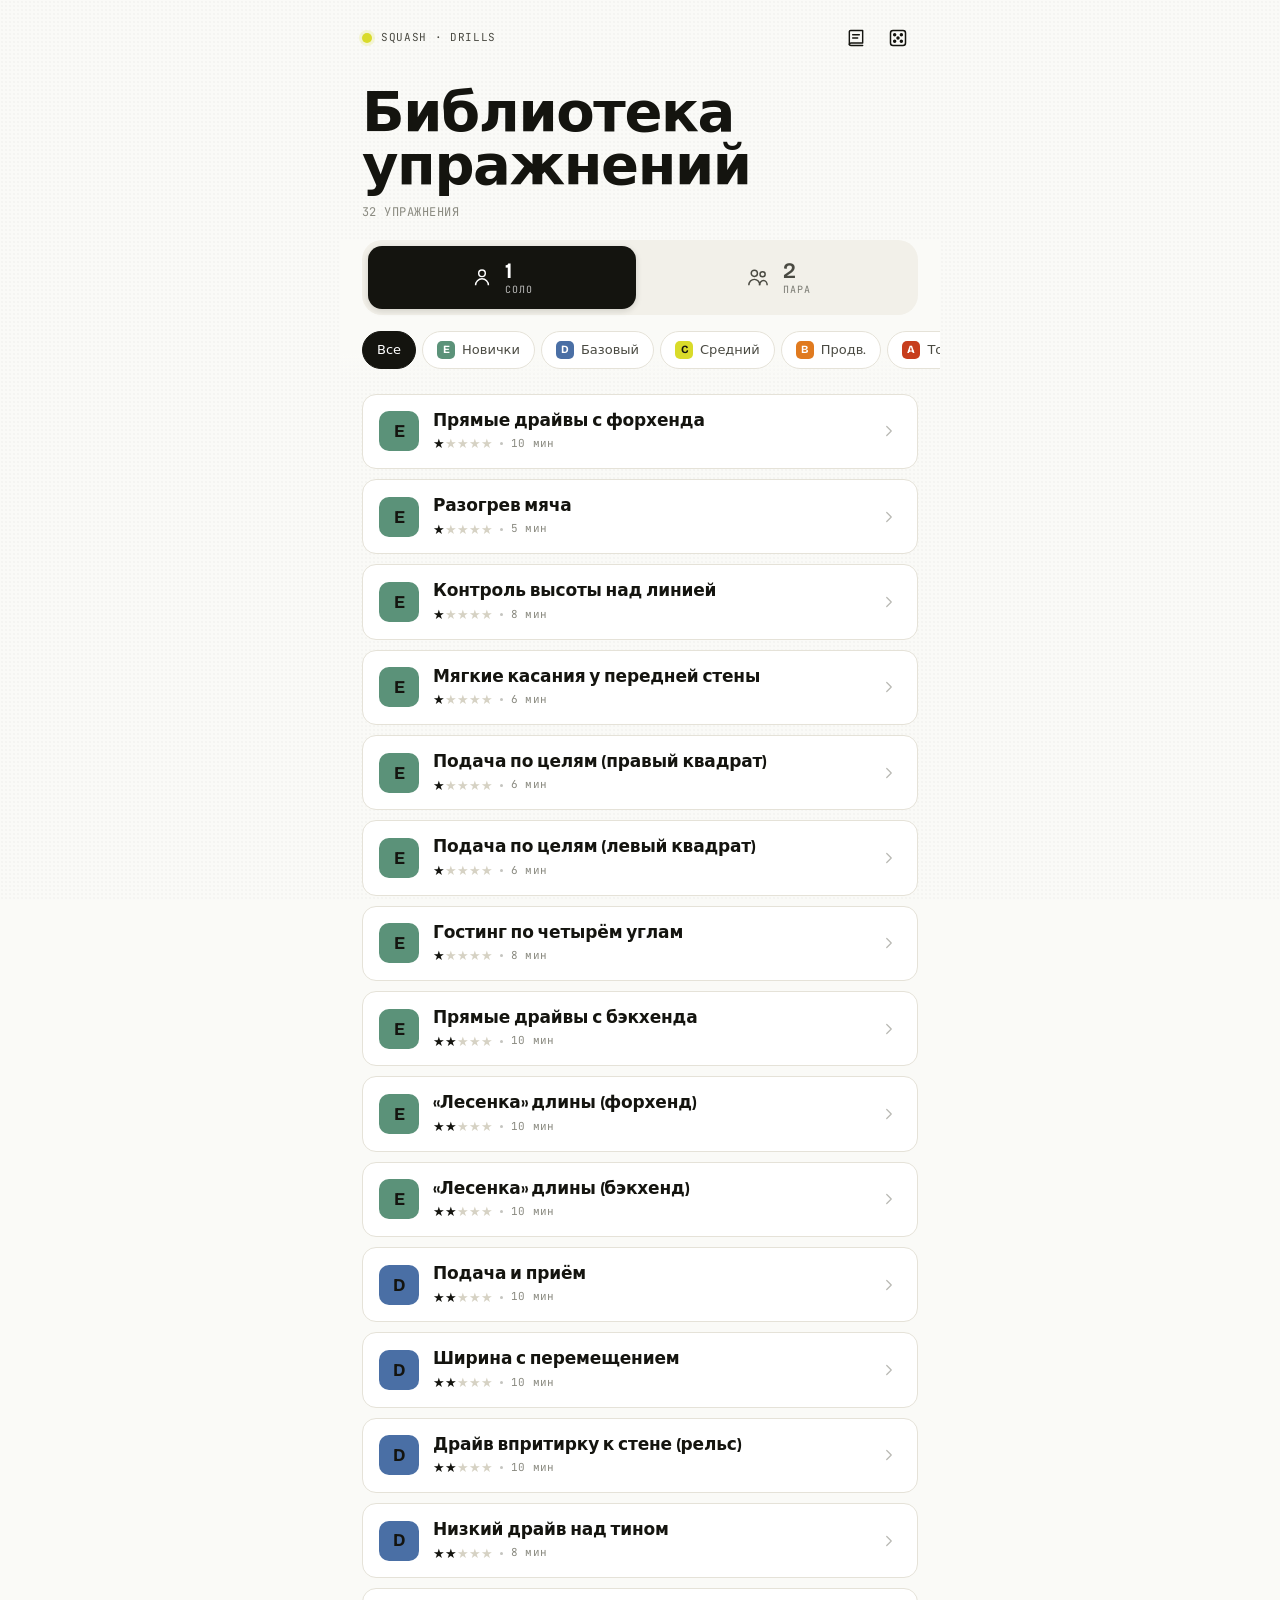
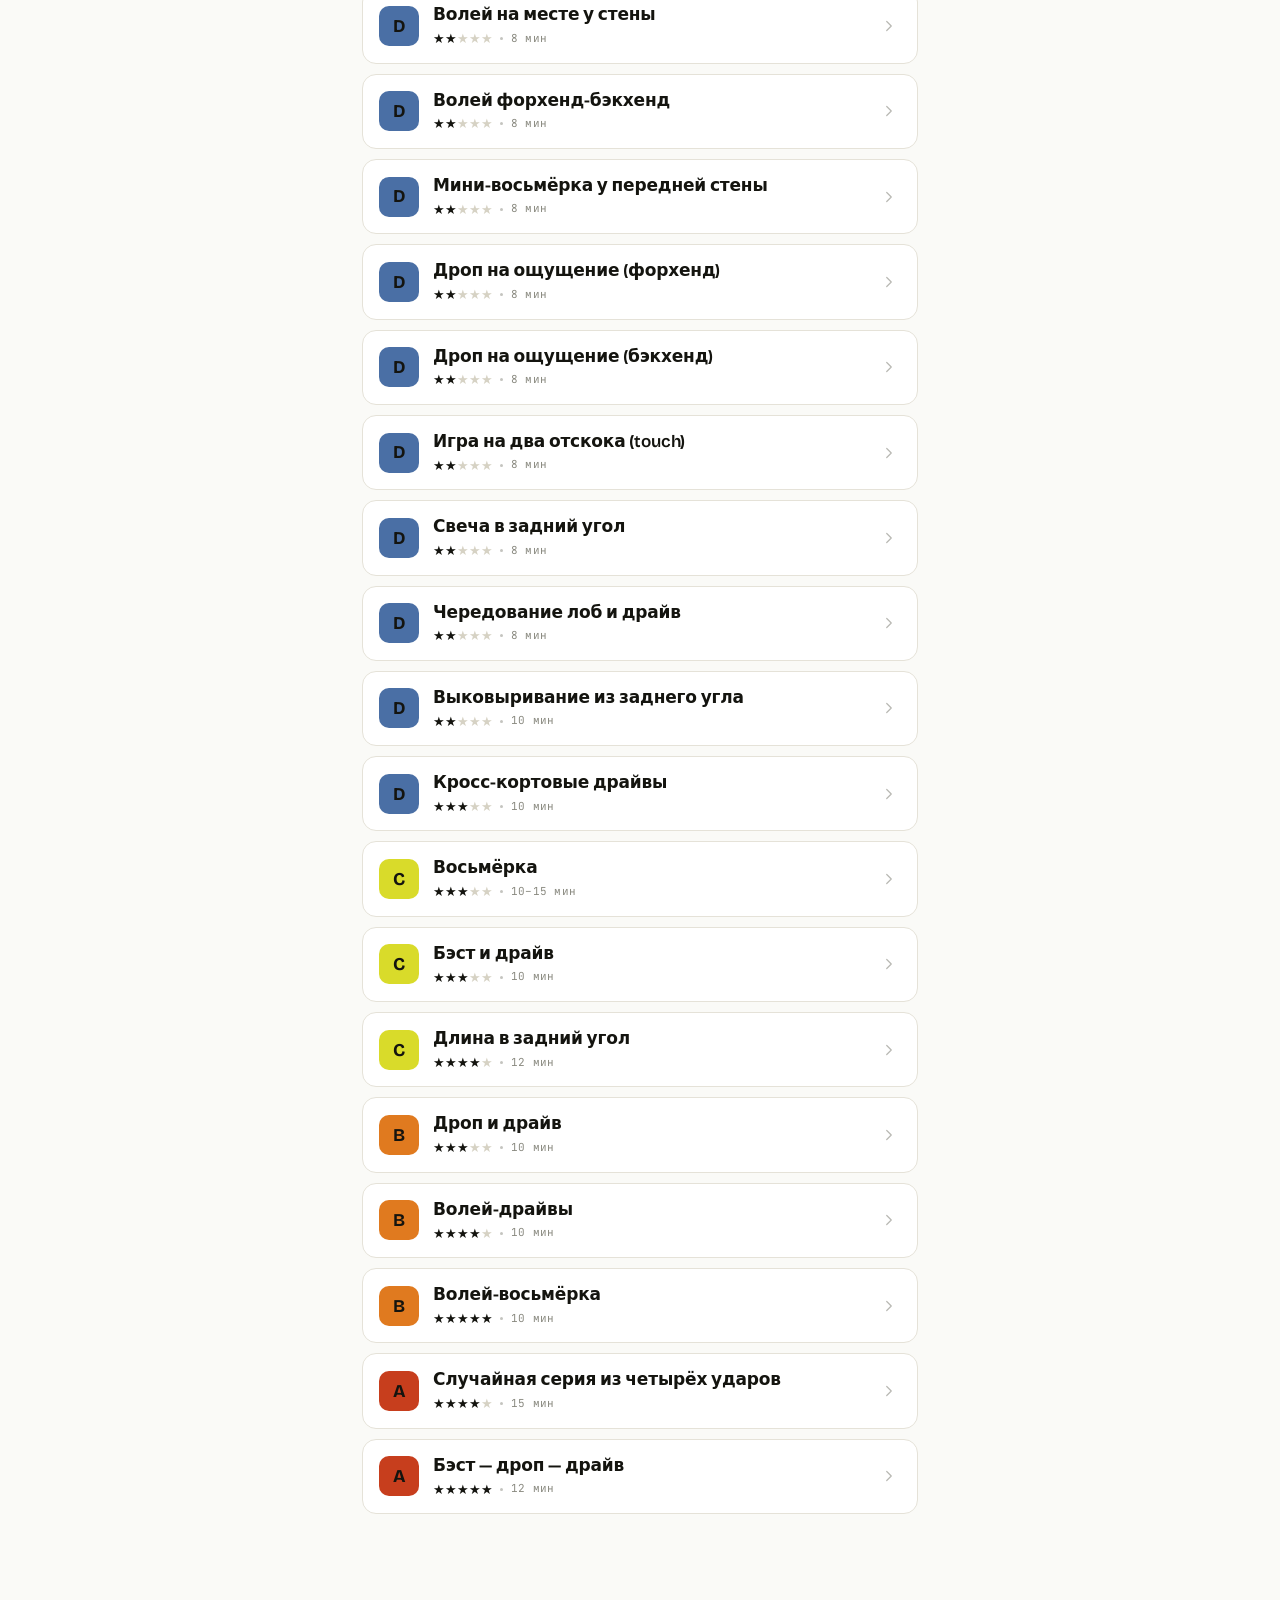
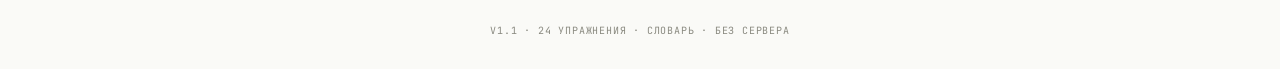
<file: index.html>
<!DOCTYPE html>
<html lang="ru">
<head>
  <meta charset="UTF-8" />
  <meta name="viewport" content="width=device-width, initial-scale=1, viewport-fit=cover, maximum-scale=5" />
  <meta name="theme-color" content="#FAFAF7" />
  <meta name="apple-mobile-web-app-capable" content="yes" />
  <meta name="apple-mobile-web-app-status-bar-style" content="default" />
  <meta name="apple-mobile-web-app-title" content="Squash Drills" />
  <meta name="description" content="Библиотека упражнений по сквошу для соло и парных тренировок." />
  <title>Squash Drills</title>

  <link rel="manifest" href="manifest.json" />
  <link rel="icon" type="image/svg+xml" href="icons/icon.svg" />
  <link rel="apple-touch-icon" href="icons/apple-touch-icon.png" />

  <link rel="preconnect" href="https://fonts.googleapis.com" />
  <link rel="preconnect" href="https://fonts.gstatic.com" crossorigin />
  <link href="https://fonts.googleapis.com/css2?family=Bricolage+Grotesque:opsz,wght@12..96,400;12..96,500;12..96,600;12..96,700&family=DM+Sans:opsz,wght@9..40,400;9..40,500;9..40,600&family=JetBrains+Mono:wght@400;500&display=swap" rel="stylesheet" />

  <link rel="stylesheet" href="app.css" />
</head>
<body>
  <div id="app">
    <!-- LIST VIEW -->
    <main id="view-list" class="view view-list" data-active="true">
      <header class="masthead">
        <div class="masthead-row">
          <div class="masthead-brand">
            <span class="masthead-dot" aria-hidden="true"></span>
            <span class="masthead-kicker">Squash · Drills</span>
          </div>
          <div class="masthead-actions">
            <button id="btn-glossary" class="icon-btn" aria-label="Словарь терминов" title="Словарь">
              <svg viewBox="0 0 24 24" width="20" height="20" fill="none" stroke="currentColor" stroke-width="1.7" stroke-linecap="round" stroke-linejoin="round">
                <path d="M4 4.5A1.5 1.5 0 0 1 5.5 3H20v15H6a2 2 0 0 0-2 2V4.5z"/>
                <path d="M4 19.5A2 2 0 0 0 6 21h14"/>
                <line x1="8" y1="8" x2="16" y2="8"/>
                <line x1="8" y1="12" x2="14" y2="12"/>
              </svg>
            </button>
            <button id="btn-random" class="icon-btn" aria-label="Случайное упражнение" title="Случайное">
              <svg viewBox="0 0 24 24" width="20" height="20" fill="none" stroke="currentColor" stroke-width="1.8">
                <rect x="3" y="3" width="18" height="18" rx="3"/>
                <circle cx="8" cy="8" r="1.2" fill="currentColor"/>
                <circle cx="16" cy="8" r="1.2" fill="currentColor"/>
                <circle cx="8" cy="16" r="1.2" fill="currentColor"/>
                <circle cx="16" cy="16" r="1.2" fill="currentColor"/>
                <circle cx="12" cy="12" r="1.2" fill="currentColor"/>
              </svg>
            </button>
          </div>
        </div>
        <h1 class="masthead-title">Библиотека<br/>упражнений</h1>
        <p class="masthead-sub" id="masthead-count">—</p>
      </header>

      <section class="filter-block">
        <div class="players-switch" role="tablist" aria-label="Количество игроков">
          <button class="players-btn" data-players="1" role="tab" aria-selected="true">
            <span class="players-icon" aria-hidden="true">
              <svg viewBox="0 0 24 24" width="22" height="22" fill="none" stroke="currentColor" stroke-width="1.6">
                <circle cx="12" cy="8" r="3.6"/>
                <path d="M5 21c0-3.9 3.1-7 7-7s7 3.1 7 7"/>
              </svg>
            </span>
            <span class="players-text">
              <span class="players-num">1</span>
              <span class="players-lbl">Соло</span>
            </span>
          </button>
          <button class="players-btn" data-players="2" role="tab" aria-selected="false">
            <span class="players-icon" aria-hidden="true">
              <svg viewBox="0 0 24 24" width="26" height="22" fill="none" stroke="currentColor" stroke-width="1.6">
                <circle cx="8" cy="8" r="3.4"/>
                <circle cx="17" cy="9" r="2.8"/>
                <path d="M2 21c0-3.5 2.7-6.4 6-6.4s6 2.9 6 6.4"/>
                <path d="M13.5 21c0-2.8 2.2-5.2 4.5-5.2s4 2.4 4 5.2"/>
              </svg>
            </span>
            <span class="players-text">
              <span class="players-num">2</span>
              <span class="players-lbl">Пара</span>
            </span>
          </button>
        </div>

        <div class="levels-row" role="tablist" aria-label="Уровень">
          <button class="level-chip is-active" data-level="all">Все</button>
          <button class="level-chip" data-level="E"><span class="lv lv-E">E</span>Новички</button>
          <button class="level-chip" data-level="D"><span class="lv lv-D">D</span>Базовый</button>
          <button class="level-chip" data-level="C"><span class="lv lv-C">C</span>Средний</button>
          <button class="level-chip" data-level="B"><span class="lv lv-B">B</span>Продв.</button>
          <button class="level-chip" data-level="A"><span class="lv lv-A">A</span>Топ</button>
        </div>
      </section>

      <section class="drills-list" id="drills-list"></section>

      <div class="empty" id="empty-state" hidden>
        <div class="empty-art" aria-hidden="true">
          <svg viewBox="0 0 80 80" width="60" height="60" fill="none" stroke="currentColor" stroke-width="1.2">
            <rect x="10" y="10" width="60" height="60" rx="2"/>
            <line x1="10" y1="36" x2="70" y2="36"/>
            <line x1="40" y1="36" x2="40" y2="70"/>
          </svg>
        </div>
        <p>Здесь пока пусто.<br/>Попробуй другой уровень.</p>
      </div>

      <footer class="foot">
        <p>v1.1 · 24 упражнения · словарь · без сервера</p>
      </footer>
    </main>

    <!-- DETAIL VIEW -->
    <main id="view-detail" class="view view-detail" hidden>
      <header class="detail-bar">
        <button id="btn-back" class="icon-btn" aria-label="Назад">
          <svg viewBox="0 0 24 24" width="22" height="22" fill="none" stroke="currentColor" stroke-width="1.8" stroke-linecap="round" stroke-linejoin="round">
            <path d="M15 6l-6 6 6 6"/>
          </svg>
        </button>
        <span class="detail-bar-title" id="detail-bar-title"></span>
        <button id="btn-fav" class="icon-btn icon-btn--fav" aria-label="В избранное" aria-pressed="false">
          <svg viewBox="0 0 24 24" width="22" height="22" fill="none" stroke="currentColor" stroke-width="1.8" stroke-linecap="round" stroke-linejoin="round">
            <path d="M12 21s-7-4.5-7-10a4 4 0 0 1 7-2.6A4 4 0 0 1 19 11c0 5.5-7 10-7 10z"/>
          </svg>
        </button>
      </header>

      <div class="detail-body" id="detail-body"></div>

      <div class="detail-fab">
        <button id="btn-timer" class="timer-btn">
          <svg viewBox="0 0 24 24" width="18" height="18" fill="none" stroke="currentColor" stroke-width="1.8" stroke-linecap="round" stroke-linejoin="round">
            <circle cx="12" cy="13" r="8"/>
            <path d="M12 9v4l2.5 2.5M9 2h6"/>
          </svg>
          <span id="timer-label">Запустить таймер</span>
        </button>
      </div>
    </main>

    <!-- GLOSSARY VIEW -->
    <main id="view-glossary" class="view view-glossary" hidden>
      <header class="detail-bar">
        <button id="btn-back-gloss" class="icon-btn" aria-label="Назад">
          <svg viewBox="0 0 24 24" width="22" height="22" fill="none" stroke="currentColor" stroke-width="1.8" stroke-linecap="round" stroke-linejoin="round">
            <path d="M15 6l-6 6 6 6"/>
          </svg>
        </button>
        <span class="detail-bar-title">Словарь</span>
        <span class="icon-btn" aria-hidden="true"></span>
      </header>

      <div class="gloss-body">
        <section class="gloss-hero">
          <div class="detail-kicker">
            <span class="masthead-dot" aria-hidden="true" style="width:7px;height:7px;box-shadow:none"></span>
            <span>Glossary</span>
            <span>·</span>
            <span id="gloss-count">—</span>
          </div>
          <h1 class="detail-title">Словарь<br/>терминов</h1>
          <p class="gloss-hero-desc">Базовая лексика сквоша: удары, зоны корта, правила и тактические понятия. Всё, что встречается в упражнениях.</p>
        </section>

        <nav class="gloss-nav" id="gloss-nav"></nav>

        <div class="gloss-categories" id="gloss-categories"></div>
      </div>
    </main>

    <!-- TERM DEFINITION SHEET -->
    <div id="term-sheet" class="term-sheet" hidden>
      <div class="term-sheet-scrim" data-close></div>
      <div class="term-sheet-panel" role="dialog" aria-modal="true" aria-labelledby="term-sheet-ru">
        <span class="term-sheet-grip" aria-hidden="true"></span>
        <button class="term-sheet-close icon-btn" data-close aria-label="Закрыть">
          <svg viewBox="0 0 24 24" width="22" height="22" fill="none" stroke="currentColor" stroke-width="1.8" stroke-linecap="round" stroke-linejoin="round">
            <path d="M6 6l12 12M18 6L6 18"/>
          </svg>
        </button>
        <div class="term-sheet-head">
          <span class="term-sheet-ru" id="term-sheet-ru"></span>
          <span class="term-sheet-en" id="term-sheet-en"></span>
        </div>
        <p class="term-sheet-def" id="term-sheet-def"></p>
        <a class="term-sheet-video" id="term-sheet-video" target="_blank" rel="noopener" hidden>▶ Видео: как бьётся удар</a>
        <a class="term-sheet-link" id="term-sheet-all" href="#/glossary">Все термины →</a>
      </div>
    </div>
  </div>

  <script src="court.js"></script>
  <script src="court-geometry.js"></script>
  <script src="court-render-svg.js"></script>
  <script src="court-dsl.js"></script>
  <script src="court-player.js"></script>
  <script src="drills.js"></script>
  <script src="glossary.js"></script>
  <script src="term-link.js"></script>
  <script src="app.js"></script>
</body>
</html>
</file>
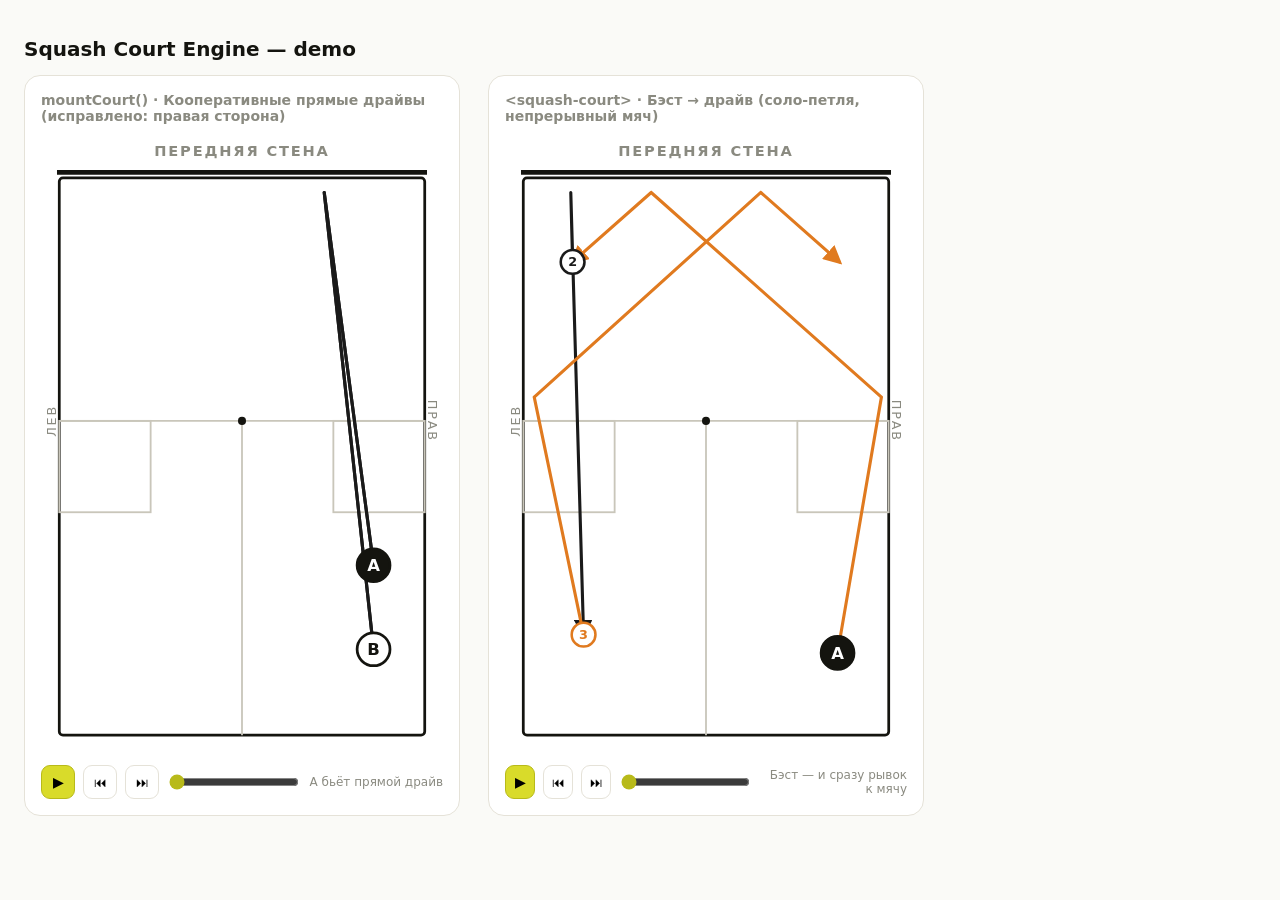
<file: demo-court.html>
<!DOCTYPE html>
<html lang="ru">
<head>
  <meta charset="UTF-8" />
  <meta name="viewport" content="width=device-width, initial-scale=1" />
  <title>Squash Court Engine — demo</title>
  <style>
    :root {
      --bg: #FAFAF7; --surface: #FFF; --ink: #14140F; --ink-3: #8A8A80;
      --line: #E5E2D8; --accent: #D9DB2A; --accent-deep: #B8BA1A;
      /* court theming consumed by the renderer */
      --court-ink: #14140F; --court-floor: #FFF; --court-line: #C9C6BA;
      --court-zone: #D9DB2A; --court-zone-edge: #B8BA1A; --court-ball: #D9DB2A;
      --shot-drive:#1A1A1A; --shot-cross:#4A6FA5; --shot-boast:#E07A1F;
      --shot-drop:#5B9279; --shot-lob:#9B6BD9; --shot-volley:#1A1A1A; --shot-serve:#1A1A1A;
    }
    body { margin: 0; background: var(--bg); color: var(--ink);
      font-family: system-ui, -apple-system, sans-serif; padding: 24px; }
    h1 { font-size: 20px; }
    .grid { display: grid; grid-template-columns: repeat(auto-fit, minmax(300px, 1fr)); gap: 28px; max-width: 900px; }
    .card { background: var(--surface); border: 1px solid var(--line); border-radius: 16px; padding: 16px; }
    .card h2 { font-size: 14px; margin: 0 0 10px; color: var(--ink-3); font-weight: 600; }

    /* engine styles */
    .court-svg { width: 100%; height: auto; display: block; }
    .court-label-fw, .court-label-bw { font-size: 8px; fill: var(--ink-3); letter-spacing: 1px; font-weight: 600; }
    .court-label-side { font-size: 7px; fill: var(--ink-3); letter-spacing: 1px; }
    .court-zone-label { font-size: 8px; fill: var(--accent-deep); font-weight: 600; }
    .court-step-label { font-size: 7px; font-weight: 700; }
    .court-player-label { font-size: 9px; font-weight: 700; }
    .court-ball { filter: drop-shadow(0 1px 1px rgba(0,0,0,.3)); }

    .court-stage { background: var(--surface); border-radius: 10px; }
    .court-controls { display: flex; align-items: center; gap: 8px; margin-top: 12px; }
    .court-btn { width: 34px; height: 34px; border-radius: 9px; border: 1px solid var(--line);
      background: var(--surface); cursor: pointer; font-size: 13px; line-height: 1; }
    .court-btn:active { transform: scale(.94); }
    .court-play { background: var(--accent); border-color: var(--accent-deep); font-weight: 700; }
    .court-scrub { flex: 1; accent-color: var(--accent-deep); }
    .court-steplabel { font-size: 12px; color: var(--ink-3); min-width: 90px; text-align: right; }
  </style>
</head>
<body>
  <h1>Squash Court Engine — demo</h1>
  <div class="grid">
    <div class="card">
      <h2>mountCourt() · Кооперативные прямые драйвы (исправлено: правая сторона)</h2>
      <div id="m1"></div>
    </div>
    <div class="card">
      <h2>&lt;squash-court&gt; · Бэст → драйв (соло-петля, непрерывный мяч)</h2>
      <squash-court controls dsl="court full
player A at [172,260]
step &quot;Бэст — и сразу рывок к мячу&quot;
  A boast [172,260] -> [196,120] -> [70,8] -> [27,46]
  A move [172,260] -> [27,46]
step &quot;Драйв в длину — и рывок назад&quot;
  A drive [27,46] -> [26,8] -> [33,250]
  A move [27,46] -> [33,250]
step &quot;Снова бэст — и рывок вперёд&quot;
  A boast [33,250] -> [6,120] -> [130,8] -> [173,46]
  A move [33,250] -> [173,46]"></squash-court>
    </div>
  </div>

  <script src="court-geometry.js?v=12"></script>
  <script src="court-render-svg.js?v=12"></script>
  <script src="court-dsl.js?v=12"></script>
  <script src="court-player.js?v=12"></script>
  <script>
    const dsl1 = `court full
player A at [172,212]
player B at [172,258]
step "A бьёт прямой драйв"
  A drive [172,212] -> FW_R -> [172,258]
step "B принимает и отвечает тем же"
  B drive [172,258] -> FW_R -> [172,212]`;
    SquashCourtPlayer.mountCourt(document.getElementById('m1'), dsl1, { controls: true });
  </script>
</body>
</html>
</file>
<file: app.css>
/* =========================================================
   Squash Drills — light theme, mobile-first
   ========================================================= */

:root {
  /* palette */
  --bg: #FAFAF7;
  --bg-2: #F2F0E9;
  --surface: #FFFFFF;
  --ink: #14140F;
  --ink-2: #4A4A42;
  --ink-3: #8A8A80;
  --line: #E5E2D8;
  --line-2: #D6D2C4;

  --accent: #D9DB2A;
  --accent-deep: #B8BA1A;
  --accent-ink: #14140F;

  --lv-A: #C73E1D;
  --lv-B: #E07A1F;
  --lv-C: #D9DB2A;
  --lv-D: #4A6FA5;
  --lv-E: #5B9279;

  --r-sm: 8px;
  --r-md: 14px;
  --r-lg: 20px;
  --r-xl: 28px;

  --shadow-1: 0 1px 0 rgba(20,20,15,0.04), 0 2px 8px rgba(20,20,15,0.04);
  --shadow-2: 0 8px 24px rgba(20,20,15,0.10);

  --font-display: 'Bricolage Grotesque', ui-sans-serif, system-ui, sans-serif;
  --font-body: 'DM Sans', ui-sans-serif, system-ui, sans-serif;
  --font-mono: 'JetBrains Mono', ui-monospace, monospace;

  /* safe areas */
  --safe-t: env(safe-area-inset-top, 0px);
  --safe-b: env(safe-area-inset-bottom, 0px);

  --header-h: 56px;
}

* { box-sizing: border-box; }

html, body {
  margin: 0;
  padding: 0;
  background: var(--bg);
  color: var(--ink);
  font-family: var(--font-body);
  font-size: 16px;
  line-height: 1.45;
  -webkit-font-smoothing: antialiased;
  -moz-osx-font-smoothing: grayscale;
  text-rendering: optimizeLegibility;
  overscroll-behavior-y: contain;
}

body {
  /* subtle paper grain */
  background-image:
    radial-gradient(rgba(20,20,15,0.025) 1px, transparent 1px);
  background-size: 4px 4px;
  background-attachment: fixed;
}

button {
  font: inherit;
  color: inherit;
  background: none;
  border: none;
  cursor: pointer;
  -webkit-tap-highlight-color: transparent;
}

a { color: inherit; }

#app {
  max-width: 600px;
  margin: 0 auto;
  min-height: 100vh;
  min-height: 100dvh;
}

.view { display: block; }
.view[hidden] { display: none; }

/* =========================================================
   Masthead (header on list view)
   ========================================================= */

.masthead {
  padding: calc(var(--safe-t) + 18px) 22px 18px;
  position: relative;
}

.masthead-row {
  display: flex;
  align-items: center;
  justify-content: space-between;
  margin-bottom: 28px;
}

.masthead-actions {
  display: inline-flex;
  align-items: center;
  gap: 2px;
}

.masthead-brand {
  display: inline-flex;
  align-items: center;
  gap: 9px;
  font-family: var(--font-mono);
  font-size: 11px;
  letter-spacing: 0.06em;
  text-transform: uppercase;
  color: var(--ink-2);
}

.masthead-dot {
  width: 10px;
  height: 10px;
  border-radius: 50%;
  background: var(--accent);
  box-shadow: 0 0 0 3px rgba(217,219,42,0.18);
  display: inline-block;
}

.masthead-title {
  font-family: var(--font-display);
  font-weight: 600;
  font-size: clamp(40px, 11vw, 56px);
  line-height: 0.95;
  letter-spacing: -0.025em;
  margin: 0 0 12px;
  font-variation-settings: 'wdth' 95;
}

.masthead-sub {
  margin: 0;
  font-family: var(--font-mono);
  font-size: 12px;
  letter-spacing: 0.04em;
  color: var(--ink-3);
  text-transform: uppercase;
}

/* Icon button reused everywhere */
.icon-btn {
  width: 40px;
  height: 40px;
  border-radius: 12px;
  display: inline-flex;
  align-items: center;
  justify-content: center;
  background: transparent;
  color: var(--ink);
  transition: background 0.15s, transform 0.1s;
}
.icon-btn:active { transform: scale(0.92); background: var(--bg-2); }
.icon-btn:hover { background: var(--bg-2); }

/* =========================================================
   Filter block
   ========================================================= */

.filter-block {
  padding: 0 22px 8px;
  position: sticky;
  top: 0;
  background: linear-gradient(to bottom, var(--bg) 80%, rgba(250,250,247,0));
  z-index: 10;
}

.players-switch {
  display: grid;
  grid-template-columns: 1fr 1fr;
  gap: 8px;
  background: var(--bg-2);
  border-radius: var(--r-lg);
  padding: 6px;
  margin-bottom: 16px;
}

.players-btn {
  display: flex;
  align-items: center;
  justify-content: center;
  gap: 12px;
  padding: 14px 10px;
  border-radius: 14px;
  background: transparent;
  color: var(--ink-2);
  transition: background 0.2s, color 0.2s, transform 0.15s;
  min-height: 56px;
}

.players-btn[aria-selected="true"] {
  background: var(--ink);
  color: #fff;
  box-shadow: 0 2px 6px rgba(20,20,15,0.15);
}

.players-btn:active { transform: scale(0.98); }

.players-icon svg { display: block; }

.players-text {
  display: flex;
  flex-direction: column;
  align-items: flex-start;
  line-height: 1;
}

.players-num {
  font-family: var(--font-display);
  font-size: 22px;
  font-weight: 600;
  margin-bottom: 3px;
  letter-spacing: -0.02em;
}

.players-lbl {
  font-family: var(--font-mono);
  font-size: 10px;
  letter-spacing: 0.08em;
  text-transform: uppercase;
  opacity: 0.7;
}

/* level chips */
.levels-row {
  display: flex;
  gap: 6px;
  overflow-x: auto;
  scrollbar-width: none;
  margin: 0 -22px;
  padding: 0 22px 4px;
  scroll-padding: 22px;
}
.levels-row::-webkit-scrollbar { display: none; }

.level-chip {
  flex: 0 0 auto;
  display: inline-flex;
  align-items: center;
  gap: 7px;
  padding: 9px 14px;
  background: var(--surface);
  border: 1px solid var(--line);
  border-radius: 100px;
  font-size: 13px;
  font-weight: 500;
  color: var(--ink-2);
  white-space: nowrap;
  transition: background 0.15s, border-color 0.15s, color 0.15s, transform 0.1s;
}
.level-chip:active { transform: scale(0.96); }
.level-chip.is-active {
  background: var(--ink);
  color: #fff;
  border-color: var(--ink);
}

.lv {
  display: inline-flex;
  align-items: center;
  justify-content: center;
  width: 18px;
  height: 18px;
  border-radius: 5px;
  font-family: var(--font-display);
  font-weight: 700;
  font-size: 11px;
  color: var(--ink);
  letter-spacing: 0;
}
.lv-A { background: var(--lv-A); color: #fff; }
.lv-B { background: var(--lv-B); color: #fff; }
.lv-C { background: var(--lv-C); color: var(--ink); }
.lv-D { background: var(--lv-D); color: #fff; }
.lv-E { background: var(--lv-E); color: #fff; }

/* =========================================================
   Drills list
   ========================================================= */

.drills-list {
  padding: 12px 22px calc(var(--safe-b) + 80px);
  display: flex;
  flex-direction: column;
  gap: 10px;
}

.drill-card {
  background: var(--surface);
  border: 1px solid var(--line);
  border-radius: var(--r-md);
  padding: 16px;
  display: grid;
  grid-template-columns: auto 1fr auto;
  align-items: center;
  gap: 14px;
  transition: transform 0.12s, border-color 0.15s, box-shadow 0.15s;
  cursor: pointer;
  position: relative;
}

.drill-card:active {
  transform: scale(0.985);
  border-color: var(--line-2);
}

.drill-card-level {
  width: 40px;
  height: 40px;
  border-radius: 10px;
  display: flex;
  align-items: center;
  justify-content: center;
  font-family: var(--font-display);
  font-weight: 700;
  font-size: 18px;
  color: var(--ink);
}

.drill-card-body {
  min-width: 0;
}

.drill-card-name {
  font-family: var(--font-display);
  font-size: 17px;
  font-weight: 600;
  letter-spacing: -0.01em;
  line-height: 1.2;
  margin: 0 0 5px;
  color: var(--ink);
  display: -webkit-box;
  -webkit-line-clamp: 2;
  -webkit-box-orient: vertical;
  overflow: hidden;
}

.drill-card-meta {
  display: flex;
  align-items: center;
  gap: 8px;
  font-family: var(--font-mono);
  font-size: 11px;
  color: var(--ink-3);
  letter-spacing: 0.02em;
}

.drill-card-meta .sep {
  width: 3px;
  height: 3px;
  border-radius: 50%;
  background: var(--ink-3);
  opacity: 0.5;
  display: inline-block;
}

.stars {
  display: inline-flex;
  gap: 1px;
  color: var(--ink);
  letter-spacing: -1px;
  font-size: 13px;
  line-height: 1;
}
.stars .star-on { color: var(--ink); }
.stars .star-off { color: var(--line-2); }

.drill-card-chevron {
  width: 24px;
  height: 24px;
  color: var(--ink-3);
  opacity: 0.6;
  display: flex;
  align-items: center;
  justify-content: center;
}

/* =========================================================
   Empty state & footer
   ========================================================= */

.empty {
  padding: 40px 22px;
  text-align: center;
  color: var(--ink-3);
}
.empty-art { margin: 0 auto 12px; opacity: 0.5; }
.empty p { font-size: 14px; line-height: 1.5; }

.foot {
  padding: 30px 22px calc(var(--safe-b) + 30px);
  text-align: center;
  color: var(--ink-3);
}
.foot p {
  margin: 0;
  font-family: var(--font-mono);
  font-size: 10px;
  letter-spacing: 0.08em;
  text-transform: uppercase;
}

/* =========================================================
   Detail view
   ========================================================= */

.view-detail {
  background: var(--bg);
  min-height: 100vh;
  min-height: 100dvh;
}

.detail-bar {
  position: sticky;
  top: 0;
  z-index: 20;
  display: grid;
  grid-template-columns: 40px 1fr 40px;
  align-items: center;
  gap: 8px;
  padding: calc(var(--safe-t) + 10px) 14px 10px;
  background: rgba(250,250,247,0.85);
  -webkit-backdrop-filter: blur(14px);
  backdrop-filter: blur(14px);
  border-bottom: 1px solid var(--line);
}

.detail-bar-title {
  font-family: var(--font-display);
  font-weight: 600;
  font-size: 14px;
  text-align: center;
  letter-spacing: -0.01em;
  white-space: nowrap;
  overflow: hidden;
  text-overflow: ellipsis;
  color: var(--ink);
  padding: 0 4px;
}

.icon-btn--fav.is-on svg {
  fill: var(--accent);
  stroke: var(--accent-deep);
}

.detail-body {
  padding: 0 22px calc(var(--safe-b) + 120px);
}

.detail-header {
  padding: 26px 0 22px;
  border-bottom: 1px solid var(--line);
}

.detail-kicker {
  display: flex;
  align-items: center;
  gap: 8px;
  font-family: var(--font-mono);
  font-size: 11px;
  letter-spacing: 0.06em;
  text-transform: uppercase;
  color: var(--ink-3);
  margin-bottom: 12px;
}

.detail-title {
  font-family: var(--font-display);
  font-weight: 600;
  font-size: clamp(28px, 8vw, 36px);
  letter-spacing: -0.025em;
  line-height: 1.05;
  margin: 0 0 16px;
  font-variation-settings: 'wdth' 95;
}

.detail-meta {
  display: flex;
  flex-wrap: wrap;
  gap: 8px;
  align-items: center;
}

.meta-pill {
  display: inline-flex;
  align-items: center;
  gap: 6px;
  padding: 6px 10px;
  background: var(--surface);
  border: 1px solid var(--line);
  border-radius: 100px;
  font-size: 12px;
  font-family: var(--font-mono);
  letter-spacing: 0.02em;
  color: var(--ink-2);
}
.meta-pill .lv {
  width: 16px;
  height: 16px;
  font-size: 10px;
  border-radius: 4px;
}

/* Diagram */
.diagram-section {
  padding: 24px 0;
}

.diagram-wrap {
  background: var(--bg-2);
  border-radius: var(--r-lg);
  padding: 20px 20px 14px;
  position: relative;
  overflow: hidden;
}

.diagram-wrap::before {
  content: '';
  position: absolute;
  top: 0; left: 0; right: 0; bottom: 0;
  background-image:
    linear-gradient(rgba(20,20,15,0.025) 1px, transparent 1px),
    linear-gradient(90deg, rgba(20,20,15,0.025) 1px, transparent 1px);
  background-size: 8px 8px;
  pointer-events: none;
}

.court-svg {
  display: block;
  width: 100%;
  height: auto;
  max-width: 340px;
  margin: 0 auto;
  position: relative;
  z-index: 1;
}

.court-label-fw,
.court-label-bw {
  font-family: 'JetBrains Mono', monospace;
  font-size: 7px;
  letter-spacing: 0.18em;
  fill: var(--ink-3);
}

.court-zone-label {
  font-family: 'JetBrains Mono', monospace;
  font-size: 6px;
  letter-spacing: 0.05em;
  fill: var(--ink-2);
  font-weight: 500;
}

.court-step-label {
  font-family: 'Bricolage Grotesque', sans-serif;
  font-size: 8px;
  font-weight: 700;
}

.court-player-label {
  font-family: 'Bricolage Grotesque', sans-serif;
  font-size: 9px;
  font-weight: 700;
}

.court-legend {
  display: flex;
  flex-wrap: wrap;
  justify-content: center;
  gap: 14px;
  margin-top: 12px;
  position: relative;
  z-index: 1;
}

.court-legend-item {
  display: inline-flex;
  align-items: center;
  gap: 6px;
  font-family: var(--font-mono);
  font-size: 10px;
  letter-spacing: 0.04em;
  text-transform: uppercase;
  color: var(--ink-2);
}

/* Sections */
.section {
  padding: 22px 0;
  border-bottom: 1px solid var(--line);
}
.section:last-of-type { border-bottom: none; }

.section-title {
  font-family: var(--font-mono);
  font-size: 11px;
  letter-spacing: 0.1em;
  text-transform: uppercase;
  color: var(--ink-3);
  margin: 0 0 14px;
  font-weight: 500;
}

.section-prose p {
  margin: 0 0 12px;
  color: var(--ink);
  font-size: 15px;
  line-height: 1.6;
}
.section-prose p:last-child { margin-bottom: 0; }

.tag-row {
  display: flex;
  flex-wrap: wrap;
  gap: 6px;
}
.tag {
  display: inline-block;
  padding: 5px 11px;
  background: var(--surface);
  border: 1px solid var(--line);
  border-radius: 100px;
  font-size: 12px;
  color: var(--ink-2);
}

.steps-list {
  margin: 0;
  padding: 0;
  list-style: none;
  counter-reset: step;
  display: flex;
  flex-direction: column;
  gap: 12px;
}

.step-item {
  counter-increment: step;
  display: grid;
  grid-template-columns: 28px 1fr;
  gap: 12px;
  align-items: flex-start;
}

.step-item::before {
  content: counter(step, decimal-leading-zero);
  font-family: var(--font-mono);
  font-size: 12px;
  color: var(--accent-deep);
  font-weight: 500;
  padding-top: 1px;
  letter-spacing: 0.02em;
}

.step-item-text {
  font-size: 15px;
  line-height: 1.55;
  color: var(--ink);
}

.tips-list {
  margin: 0;
  padding: 0;
  list-style: none;
  display: flex;
  flex-direction: column;
  gap: 10px;
}

.tip-item {
  display: grid;
  grid-template-columns: 22px 1fr;
  gap: 10px;
  align-items: flex-start;
  padding: 12px 14px;
  background: var(--surface);
  border: 1px solid var(--line);
  border-left: 3px solid var(--accent);
  border-radius: var(--r-sm);
}

.tip-item::before {
  content: '';
  width: 14px;
  height: 14px;
  margin-top: 4px;
  background: url("data:image/svg+xml;utf8,<svg xmlns='http://www.w3.org/2000/svg' viewBox='0 0 24 24' fill='none' stroke='%23B8BA1A' stroke-width='2' stroke-linecap='round' stroke-linejoin='round'><circle cx='12' cy='12' r='10'/><line x1='12' y1='8' x2='12' y2='12'/><line x1='12' y1='16' x2='12.01' y2='16'/></svg>") no-repeat center/contain;
}

.tip-item-text {
  font-size: 14px;
  line-height: 1.5;
  color: var(--ink-2);
}

/* =========================================================
   Floating timer button
   ========================================================= */

.detail-fab {
  position: fixed;
  bottom: 0;
  left: 0;
  right: 0;
  padding: 14px 22px calc(var(--safe-b) + 18px);
  background: linear-gradient(to top, var(--bg) 60%, rgba(250,250,247,0));
  z-index: 30;
  pointer-events: none;
}

@media (min-width: 600px) {
  .detail-fab {
    max-width: 600px;
    margin: 0 auto;
  }
}

.timer-btn {
  width: 100%;
  max-width: 556px;
  margin: 0 auto;
  display: flex;
  align-items: center;
  justify-content: center;
  gap: 10px;
  padding: 16px 22px;
  background: var(--ink);
  color: #fff;
  border-radius: var(--r-xl);
  font-family: var(--font-display);
  font-weight: 600;
  font-size: 15px;
  letter-spacing: 0.01em;
  pointer-events: auto;
  box-shadow: 0 8px 22px rgba(20,20,15,0.25);
  transition: transform 0.1s, background 0.2s;
}

.timer-btn:active {
  transform: scale(0.985);
}

.timer-btn.is-running {
  background: var(--accent);
  color: var(--ink);
}

/* =========================================================
   Transitions between views
   ========================================================= */

.view-detail {
  animation: slideIn 0.28s cubic-bezier(0.22, 1, 0.36, 1);
}

@keyframes slideIn {
  from { transform: translateX(20px); opacity: 0; }
  to { transform: translateX(0); opacity: 1; }
}

.drill-card {
  animation: cardIn 0.4s cubic-bezier(0.22, 1, 0.36, 1) backwards;
}

@keyframes cardIn {
  from { transform: translateY(8px); opacity: 0; }
  to { transform: translateY(0); opacity: 1; }
}

/* stagger first 8 */
.drill-card:nth-child(1) { animation-delay: 0.02s; }
.drill-card:nth-child(2) { animation-delay: 0.04s; }
.drill-card:nth-child(3) { animation-delay: 0.06s; }
.drill-card:nth-child(4) { animation-delay: 0.08s; }
.drill-card:nth-child(5) { animation-delay: 0.10s; }
.drill-card:nth-child(6) { animation-delay: 0.12s; }
.drill-card:nth-child(7) { animation-delay: 0.14s; }
.drill-card:nth-child(8) { animation-delay: 0.16s; }

/* =========================================================
   Very small phones
   ========================================================= */

@media (max-width: 360px) {
  .masthead { padding-left: 16px; padding-right: 16px; }
  .filter-block { padding-left: 16px; padding-right: 16px; }
  .drills-list { padding-left: 16px; padding-right: 16px; }
  .detail-body { padding-left: 16px; padding-right: 16px; }
  .detail-fab { padding-left: 16px; padding-right: 16px; }
  .players-btn { gap: 8px; }
  .players-num { font-size: 19px; }
}

/* =========================================================
   Reduced motion
   ========================================================= */

@media (prefers-reduced-motion: reduce) {
  *, *::before, *::after {
    animation-duration: 0.01ms !important;
    transition-duration: 0.01ms !important;
  }
}

/* =========================================================
   Glossary view
   ========================================================= */

.view-glossary {
  background: var(--bg);
  min-height: 100vh;
  min-height: 100dvh;
  animation: slideIn 0.28s cubic-bezier(0.22, 1, 0.36, 1);
}

.gloss-body {
  padding: 0 22px calc(var(--safe-b) + 60px);
}

.gloss-hero {
  padding: 26px 0 22px;
}

.gloss-hero-desc {
  margin: 16px 0 0;
  font-size: 15px;
  line-height: 1.55;
  color: var(--ink-2);
  max-width: 32ch;
}

.gloss-nav {
  display: flex;
  gap: 6px;
  overflow-x: auto;
  scrollbar-width: none;
  margin: 0 -22px 22px;
  padding: 0 22px 4px;
  position: sticky;
  top: 0;
  background: linear-gradient(to bottom, var(--bg) 78%, rgba(250,250,247,0));
  z-index: 5;
}
.gloss-nav::-webkit-scrollbar { display: none; }

.gloss-nav-chip {
  flex: 0 0 auto;
  padding: 9px 14px;
  background: var(--surface);
  border: 1px solid var(--line);
  border-radius: 100px;
  font-size: 13px;
  font-weight: 500;
  color: var(--ink-2);
  white-space: nowrap;
  transition: background 0.15s, border-color 0.15s, color 0.15s, transform 0.1s;
  cursor: pointer;
  font-family: inherit;
}
.gloss-nav-chip:active { transform: scale(0.96); }
.gloss-nav-chip.is-active {
  background: var(--ink);
  color: #fff;
  border-color: var(--ink);
}

.gloss-category {
  margin-bottom: 28px;
  scroll-margin-top: 70px;
}

.gloss-category-head {
  display: flex;
  align-items: baseline;
  gap: 10px;
  padding: 8px 0 12px;
  border-bottom: 1px solid var(--line);
  margin-bottom: 14px;
}

.gloss-category-num {
  font-family: var(--font-mono);
  font-size: 11px;
  color: var(--accent-deep);
  letter-spacing: 0.04em;
}

.gloss-category-name {
  font-family: var(--font-display);
  font-weight: 600;
  font-size: 22px;
  letter-spacing: -0.015em;
  margin: 0;
  color: var(--ink);
  flex: 1;
}

.gloss-category-kicker {
  font-family: var(--font-mono);
  font-size: 10px;
  letter-spacing: 0.08em;
  text-transform: uppercase;
  color: var(--ink-3);
}

.gloss-category-desc {
  margin: 0 0 14px;
  font-size: 13px;
  color: var(--ink-3);
  line-height: 1.5;
}

.gloss-list {
  display: flex;
  flex-direction: column;
  gap: 8px;
}

.gloss-item {
  background: var(--surface);
  border: 1px solid var(--line);
  border-radius: var(--r-md);
  padding: 14px 16px;
  transition: border-color 0.15s, transform 0.1s;
}

.gloss-item-head {
  display: flex;
  align-items: baseline;
  gap: 10px;
  margin-bottom: 6px;
  flex-wrap: wrap;
}

.gloss-item-ru {
  font-family: var(--font-display);
  font-weight: 600;
  font-size: 17px;
  letter-spacing: -0.01em;
  color: var(--ink);
  line-height: 1.2;
}

.gloss-item-en {
  font-family: var(--font-mono);
  font-size: 11px;
  letter-spacing: 0.04em;
  color: var(--ink-3);
  padding: 2px 7px;
  background: var(--bg-2);
  border-radius: 5px;
  white-space: nowrap;
}

.gloss-item-def {
  margin: 0;
  font-size: 14px;
  line-height: 1.55;
  color: var(--ink-2);
}

.gloss-item-video {
  display: inline-flex;
  align-items: center;
  margin-top: 10px;
  padding: 5px 11px;
  font-family: var(--font-mono);
  font-size: 12px;
  letter-spacing: 0.02em;
  color: var(--accent-ink);
  background: var(--accent);
  border-radius: 999px;
  text-decoration: none;
  transition: opacity 0.12s ease;
}
.gloss-item-video:active { opacity: 0.65; }
@media (hover: hover) {
  .gloss-item-video:hover { background: var(--accent-deep); }
}

.gloss-category-link {
  display: inline-block;
  margin: 0 0 14px;
  font-family: var(--font-mono);
  font-size: 12px;
  color: var(--accent-deep);
  text-decoration: none;
  border-bottom: 1.5px solid var(--accent);
  padding-bottom: 1px;
}
.gloss-category-link:active { opacity: 0.6; }

/* Small phones */
@media (max-width: 360px) {
  .gloss-body { padding-left: 16px; padding-right: 16px; }
  .gloss-nav { margin-left: -16px; margin-right: -16px; padding-left: 16px; padding-right: 16px; }
}

/* ============== Inline term references ============== */
.term-ref {
  font: inherit;
  color: var(--ink);
  background: none;
  border: 0;
  padding: 0 1px;
  margin: 0;
  cursor: pointer;
  text-decoration: underline dotted var(--accent-deep);
  text-underline-offset: 3px;
  text-decoration-thickness: 1.5px;
  border-radius: 3px;
  transition: background 0.12s ease;
  -webkit-tap-highlight-color: transparent;
}
.term-ref:active { background: var(--accent); }
@media (hover: hover) {
  .term-ref:hover { background: color-mix(in srgb, var(--accent) 40%, transparent); }
}

/* ============== Term definition sheet ============== */
body.sheet-open { overflow: hidden; }

.term-sheet {
  position: fixed;
  inset: 0;
  z-index: 100;
}
.term-sheet[hidden] { display: none; }

.term-sheet-scrim {
  position: absolute;
  inset: 0;
  background: rgba(20, 20, 15, 0.28);
  opacity: 0;
  transition: opacity 0.2s ease;
}
.term-sheet.is-open .term-sheet-scrim { opacity: 1; }

.term-sheet-panel {
  position: absolute;
  left: 0;
  right: 0;
  bottom: 0;
  background: var(--surface);
  border-radius: var(--r-xl) var(--r-xl) 0 0;
  padding: 14px 22px calc(24px + var(--safe-b));
  box-shadow: var(--shadow-2);
  transform: translateY(100%);
  transition: transform 0.22s cubic-bezier(0.22, 1, 0.36, 1);
  max-width: 640px;
  margin: 0 auto;
}
.term-sheet.is-open .term-sheet-panel { transform: translateY(0); }

.term-sheet-grip {
  display: block;
  width: 38px;
  height: 4px;
  border-radius: 99px;
  background: var(--line-2);
  margin: 0 auto 14px;
}

.term-sheet-close {
  position: absolute;
  top: 12px;
  right: 14px;
  color: var(--ink-3);
}

.term-sheet-head {
  display: flex;
  align-items: baseline;
  flex-wrap: wrap;
  gap: 8px 10px;
  padding-right: 40px;
  margin-bottom: 10px;
}
.term-sheet-ru {
  font-family: var(--font-display);
  font-weight: 600;
  font-size: 22px;
  line-height: 1.15;
  color: var(--ink);
}
.term-sheet-en {
  font-family: var(--font-mono);
  font-size: 12px;
  letter-spacing: 0.02em;
  color: var(--ink-3);
}
.term-sheet-def {
  margin: 0 0 18px;
  font-size: 15px;
  line-height: 1.6;
  color: var(--ink-2);
}
.term-sheet-link {
  display: inline-block;
  font-family: var(--font-mono);
  font-size: 13px;
  color: var(--accent-deep);
  text-decoration: none;
}
.term-sheet-link:active { opacity: 0.6; }

.term-sheet-video {
  display: flex;
  width: fit-content;
  align-items: center;
  margin: 0 0 16px;
  padding: 8px 14px;
  font-family: var(--font-mono);
  font-size: 13px;
  color: var(--accent-ink);
  background: var(--accent);
  border-radius: 999px;
  text-decoration: none;
  transition: opacity 0.12s ease;
}
.term-sheet-video:active { opacity: 0.65; }
.term-sheet-video[hidden] { display: none; }
@media (hover: hover) {
  .term-sheet-video:hover { background: var(--accent-deep); }
}

/* ============== Court engine (DSL player) ============== */
:root {
  --court-ink: var(--ink);
  --court-floor: var(--surface);
  --court-line: var(--line-2);
  --court-zone: var(--accent);
  --court-zone-edge: var(--accent-deep);
  --court-ball: var(--accent);
  --shot-drive: #1A1A1A; --shot-cross: #4A6FA5; --shot-boast: #E07A1F;
  --shot-drop: #5B9279;  --shot-lob: #9B6BD9;   --shot-volley: #1A1A1A; --shot-serve: #1A1A1A;
}

.court-label-side { font-size: 7px; fill: var(--ink-3); letter-spacing: 1px; font-family: var(--font-mono); }
.court-ball { filter: drop-shadow(0 1px 1.5px rgba(20,20,15,.35)); }

.court-stage { background: var(--surface); border-radius: var(--r-md); }
.court-stage .court-svg { width: 100%; height: auto; display: block; }

.court-controls {
  display: flex;
  align-items: center;
  gap: 8px;
  margin-top: 14px;
}
.court-btn {
  width: 36px;
  height: 36px;
  flex: none;
  border-radius: 10px;
  border: 1px solid var(--line);
  background: var(--surface);
  color: var(--ink);
  cursor: pointer;
  font-size: 13px;
  line-height: 1;
  display: inline-flex;
  align-items: center;
  justify-content: center;
}
.court-btn:active { transform: scale(0.93); }
.court-play { background: var(--accent); border-color: var(--accent-deep); font-weight: 700; }
.court-scrub { flex: 1; min-width: 0; accent-color: var(--accent-deep); height: 4px; }
.court-steplabel {
  flex: none;
  max-width: 42%;
  font-size: 12px;
  line-height: 1.25;
  color: var(--ink-3);
  text-align: right;
}
</file>
